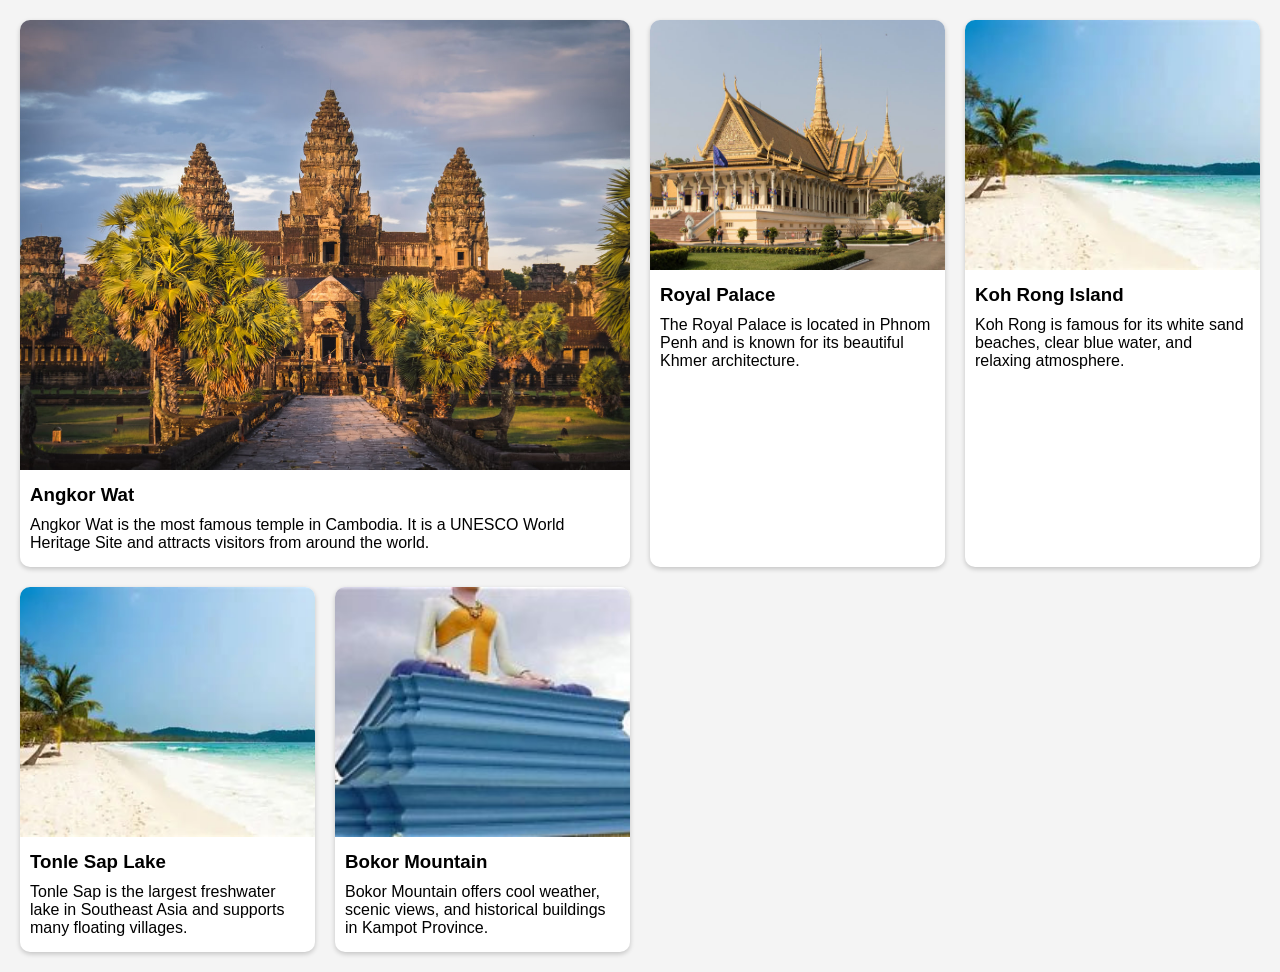
<file: EX-2/index.html>
<!DOCTYPE html>
<html lang="en">
<head>
    <meta charset="UTF-8">
    <meta name="viewport" content="width=device-width, initial-scale=1.0">
    <title>Exercise 2 - Cambodia Gallery</title>

    <link rel="stylesheet" href="style.css">
</head>
<body>

    <div class="gallery">

        <div class="card big">
            <img src="angkor_wat.jpg" alt="Angkor Wat">
            <h3>Angkor Wat</h3>
            <p>
                Angkor Wat is the most famous temple in Cambodia. It is a UNESCO World Heritage Site and attracts visitors from around the world.
            </p>
        </div>

        <div class="card">
            <img src="royal_palace.jpg" alt="Royal Palace">
            <h3>Royal Palace</h3>
            <p>
                The Royal Palace is located in Phnom Penh and is known for its beautiful Khmer architecture.
            </p>
        </div>

        <div class="card">
            <img src="koh_rong.jpg" alt="Koh Rong Island">
            <h3>Koh Rong Island</h3>
            <p>
                Koh Rong is famous for its white sand beaches, clear blue water, and relaxing atmosphere.
            </p>
        </div>

        <div class="card">
            <img src="koh_rong.jpg" alt="Tonle Sap Lake">
            <h3>Tonle Sap Lake</h3>
            <p>
                Tonle Sap is the largest freshwater lake in Southeast Asia and supports many floating villages.
            </p>
        </div>

        <div class="card">
            <img src="bokor.jpg" alt="Bokor Mountain">
            <h3>Bokor Mountain</h3>
            <p>
                Bokor Mountain offers cool weather, scenic views, and historical buildings in Kampot Province.
            </p>
        </div>

    </div>

</body>
</html>
</file>
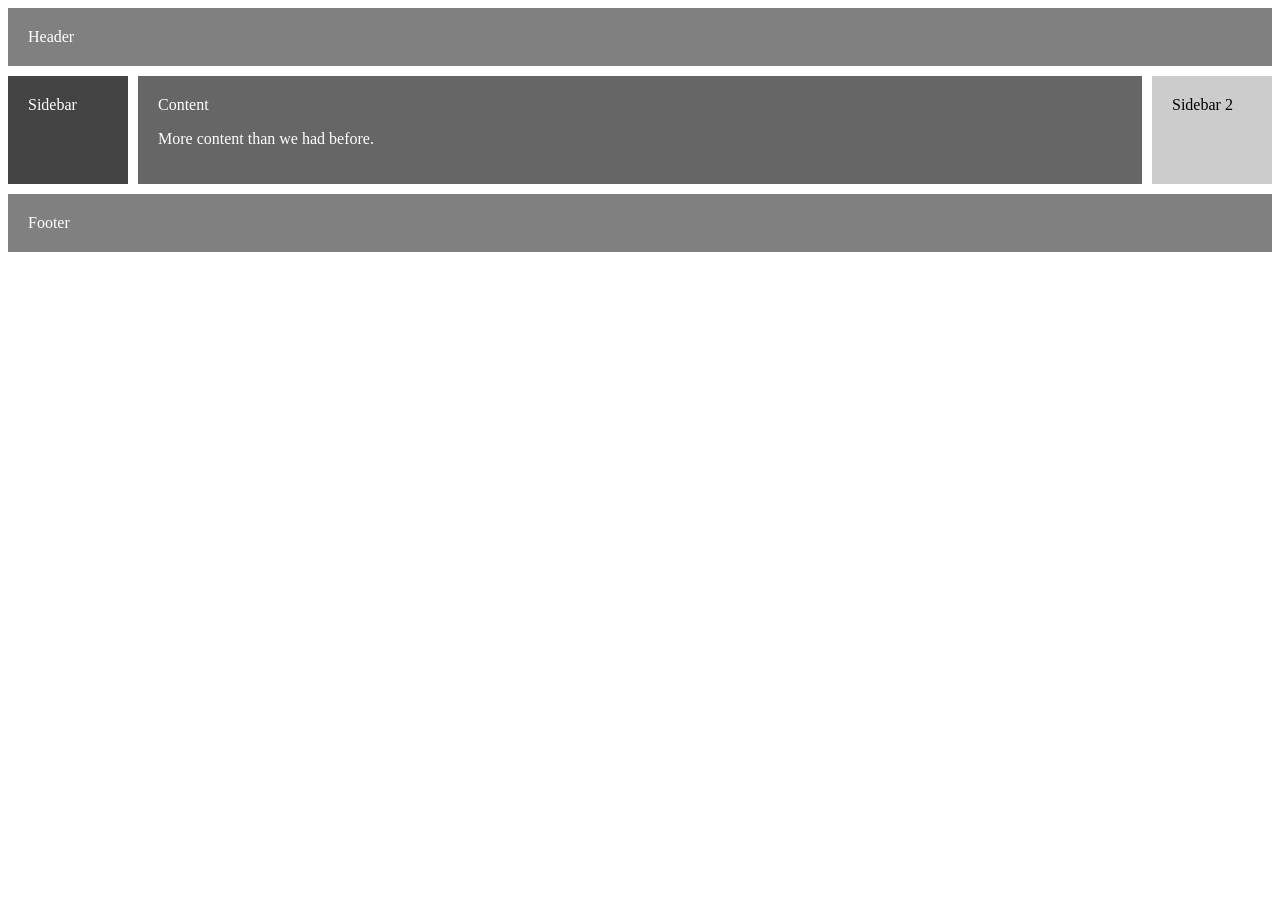
<file: EX-3/index.html>
<!DOCTYPE html>
<html>
<head>
    <title>Exercise 3</title>
    <link rel="stylesheet" href="style.css">
</head>
<body>

<div class="container">
    <header>Header</header>

    <aside class="sidebar1">Sidebar</aside>

    <main>
        Content
        <p>More content than we had before.</p>
    </main>

    <aside class="sidebar2">Sidebar 2</aside>

    <footer>Footer</footer>
</div>

</body>
</html>
</file>
<file: EX-2/style.css>
*{
    margin:0;
    padding:0;
    box-sizing:border-box;
}

body{
    font-family:Arial, sans-serif;
    background:#f4f4f4;
    padding:20px;
}

.gallery{
    display:grid;
    grid-template-columns:repeat(4,1fr);
    gap:20px;
}

.card{
    background:white;
    border-radius:10px;
    overflow:hidden;
    box-shadow:0 2px 5px rgba(0,0,0,0.2);
}

.card img{
    width:100%;
    height:250px;
    object-fit:cover;
}

.card h3{
    padding:10px;
}

.card p{
    padding:0 10px 15px;
}

.big{
    grid-column:span 2;
}

.big img{
    height:450px;
}
</file>
<file: EX-3/style.css>
.container{
    display:grid;
    grid-template-columns:120px auto 120px;

    grid-template-areas:
    "header header header"
    "sidebar1 content sidebar2"
    "footer footer footer";

    gap:10px;
}

header{
    grid-area:header;
    background:gray;
    color:white;
    padding:20px;
}

.sidebar1{
    grid-area:sidebar1;
    background:#444;
    color:white;
    padding:20px;
}

main{
    grid-area:content;
    background:#666;
    color:white;
    padding:20px;
}

.sidebar2{
    grid-area:sidebar2;
    background:#ccc;
    padding:20px;
}

footer{
    grid-area:footer;
    background:gray;
    color:white;
    padding:20px;
}
</file>
